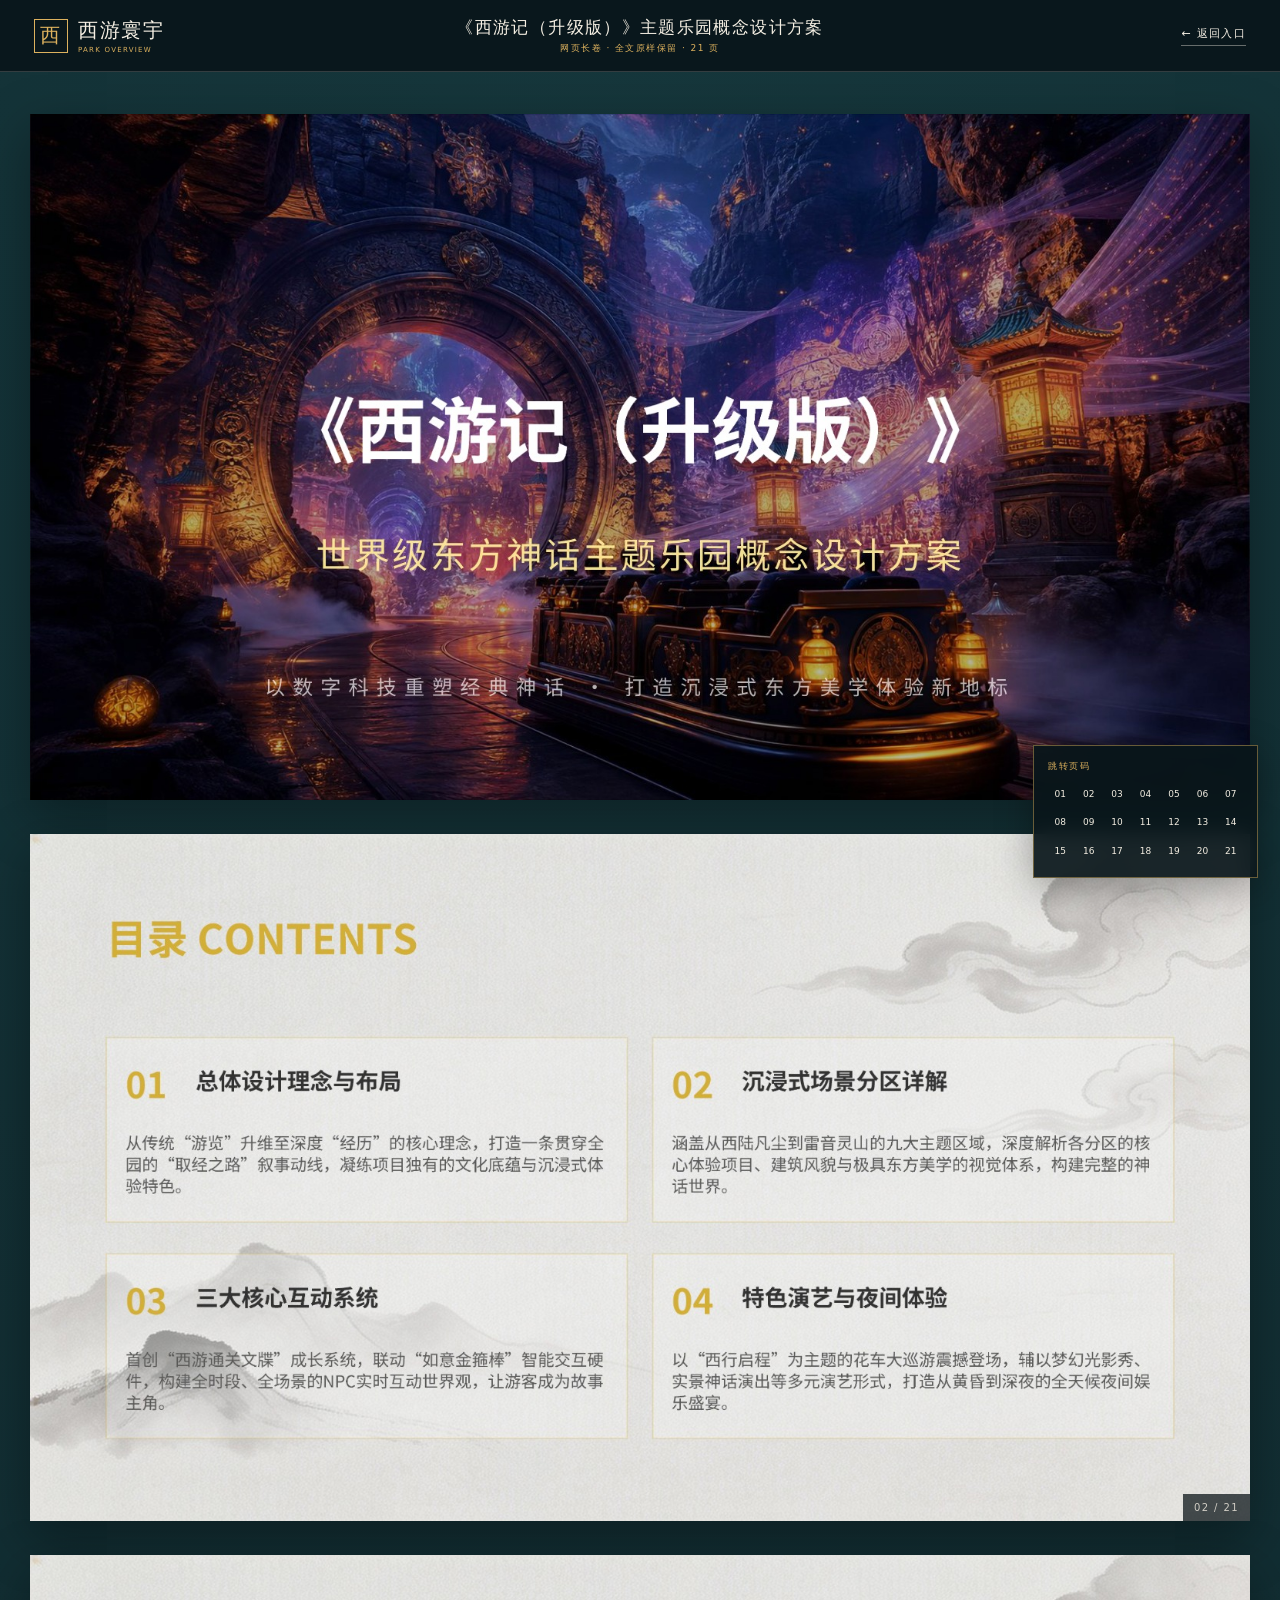
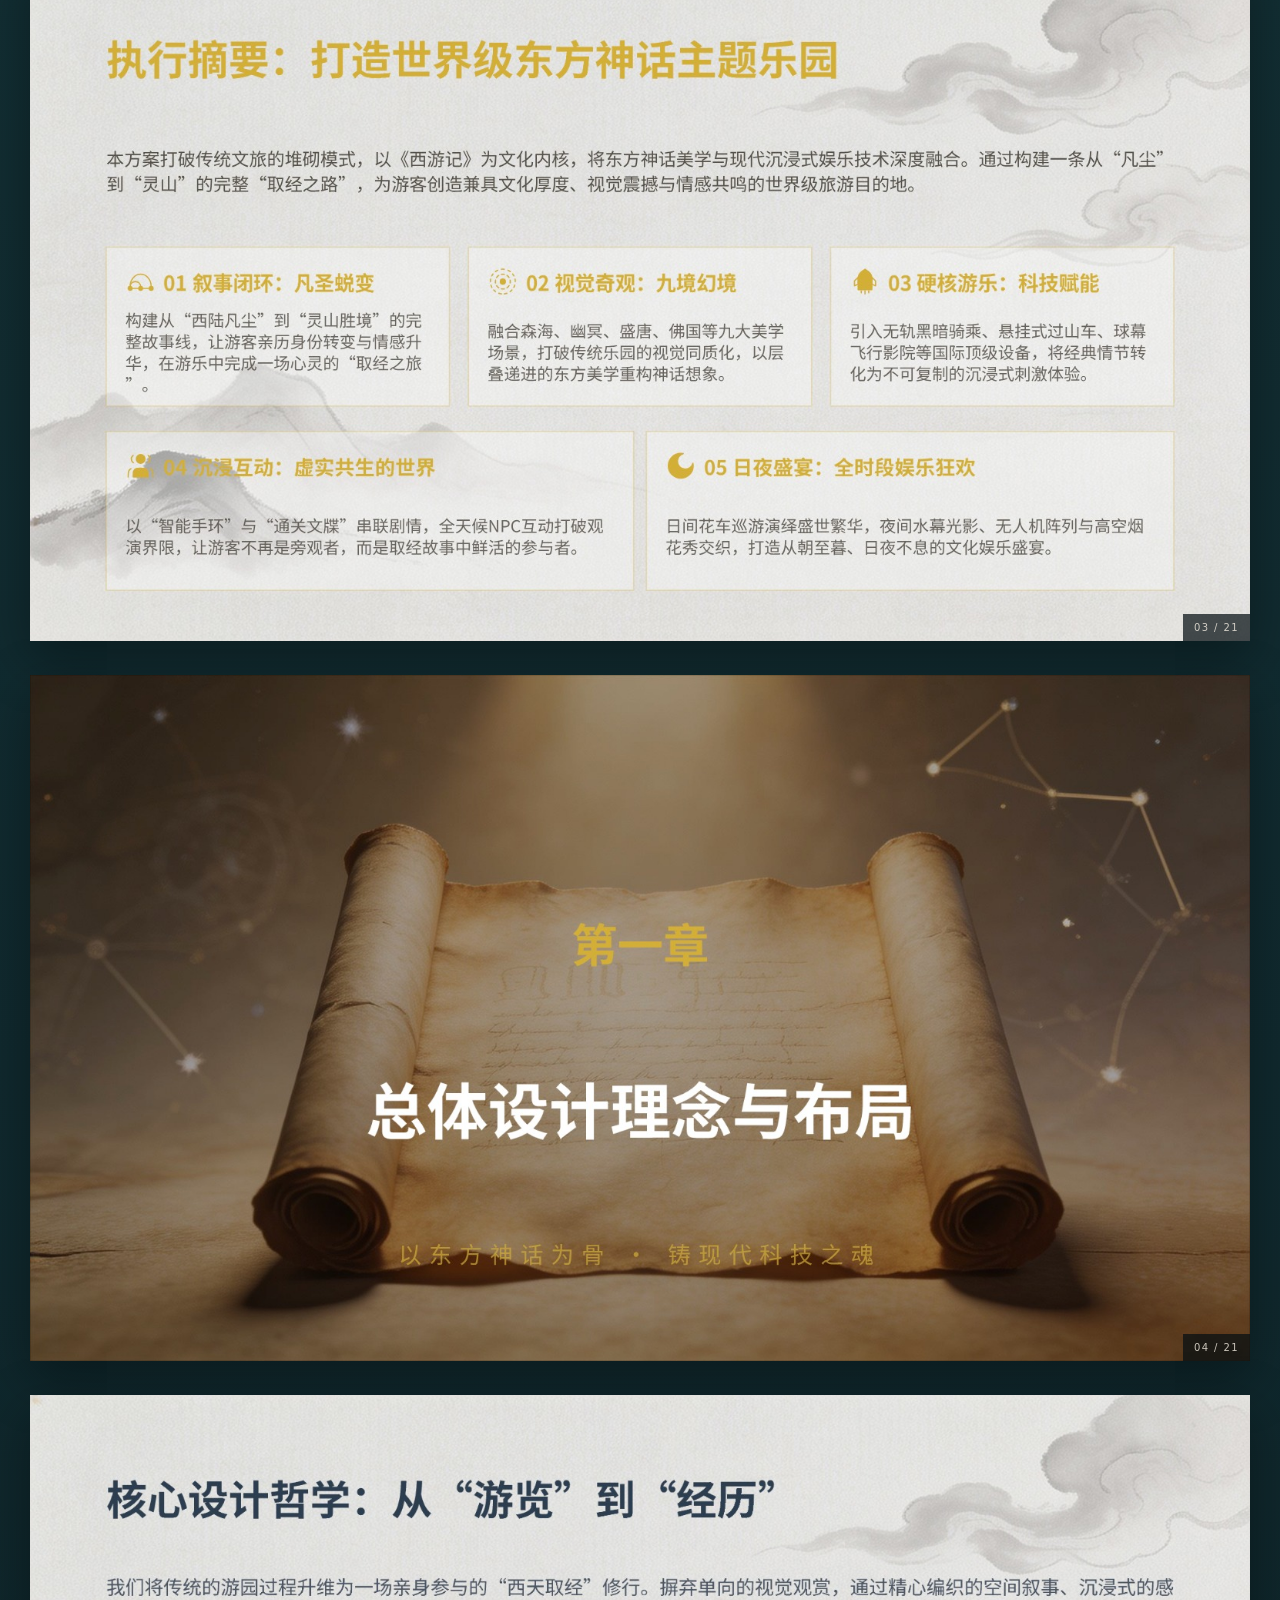
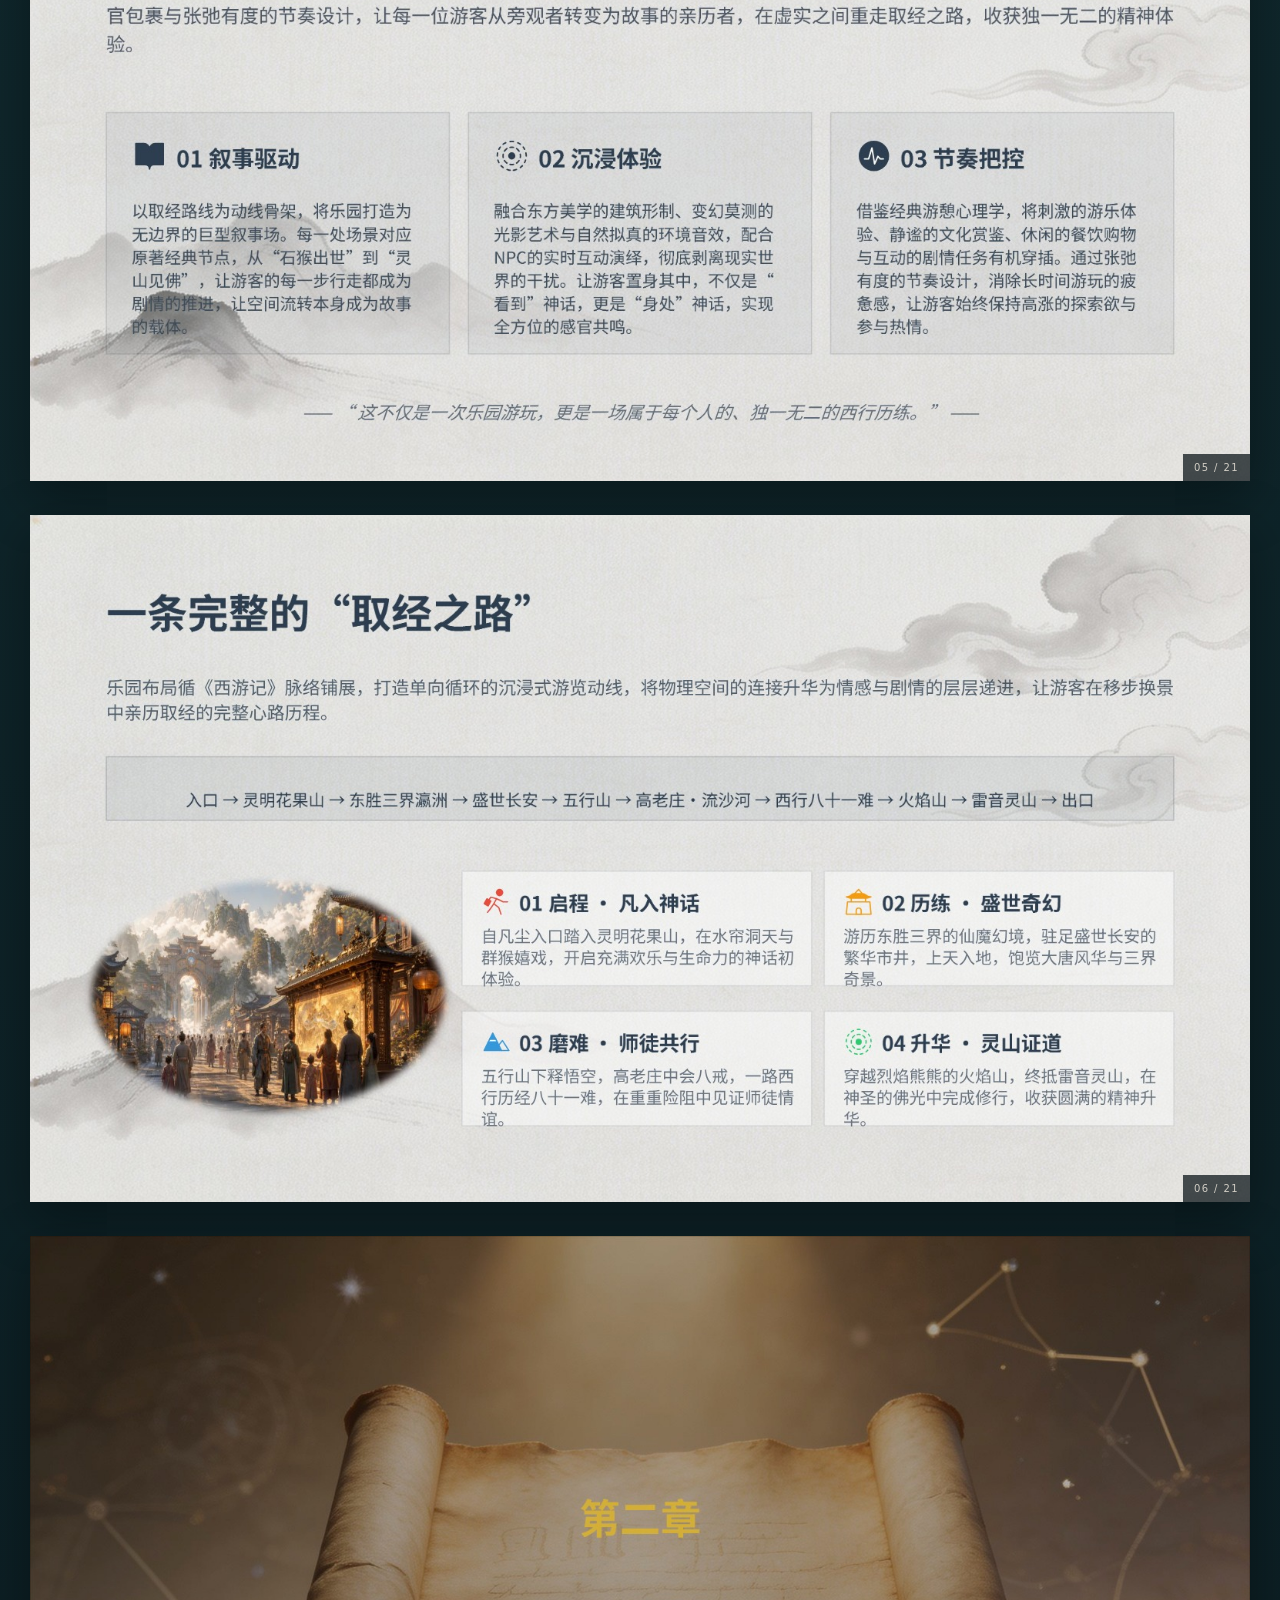
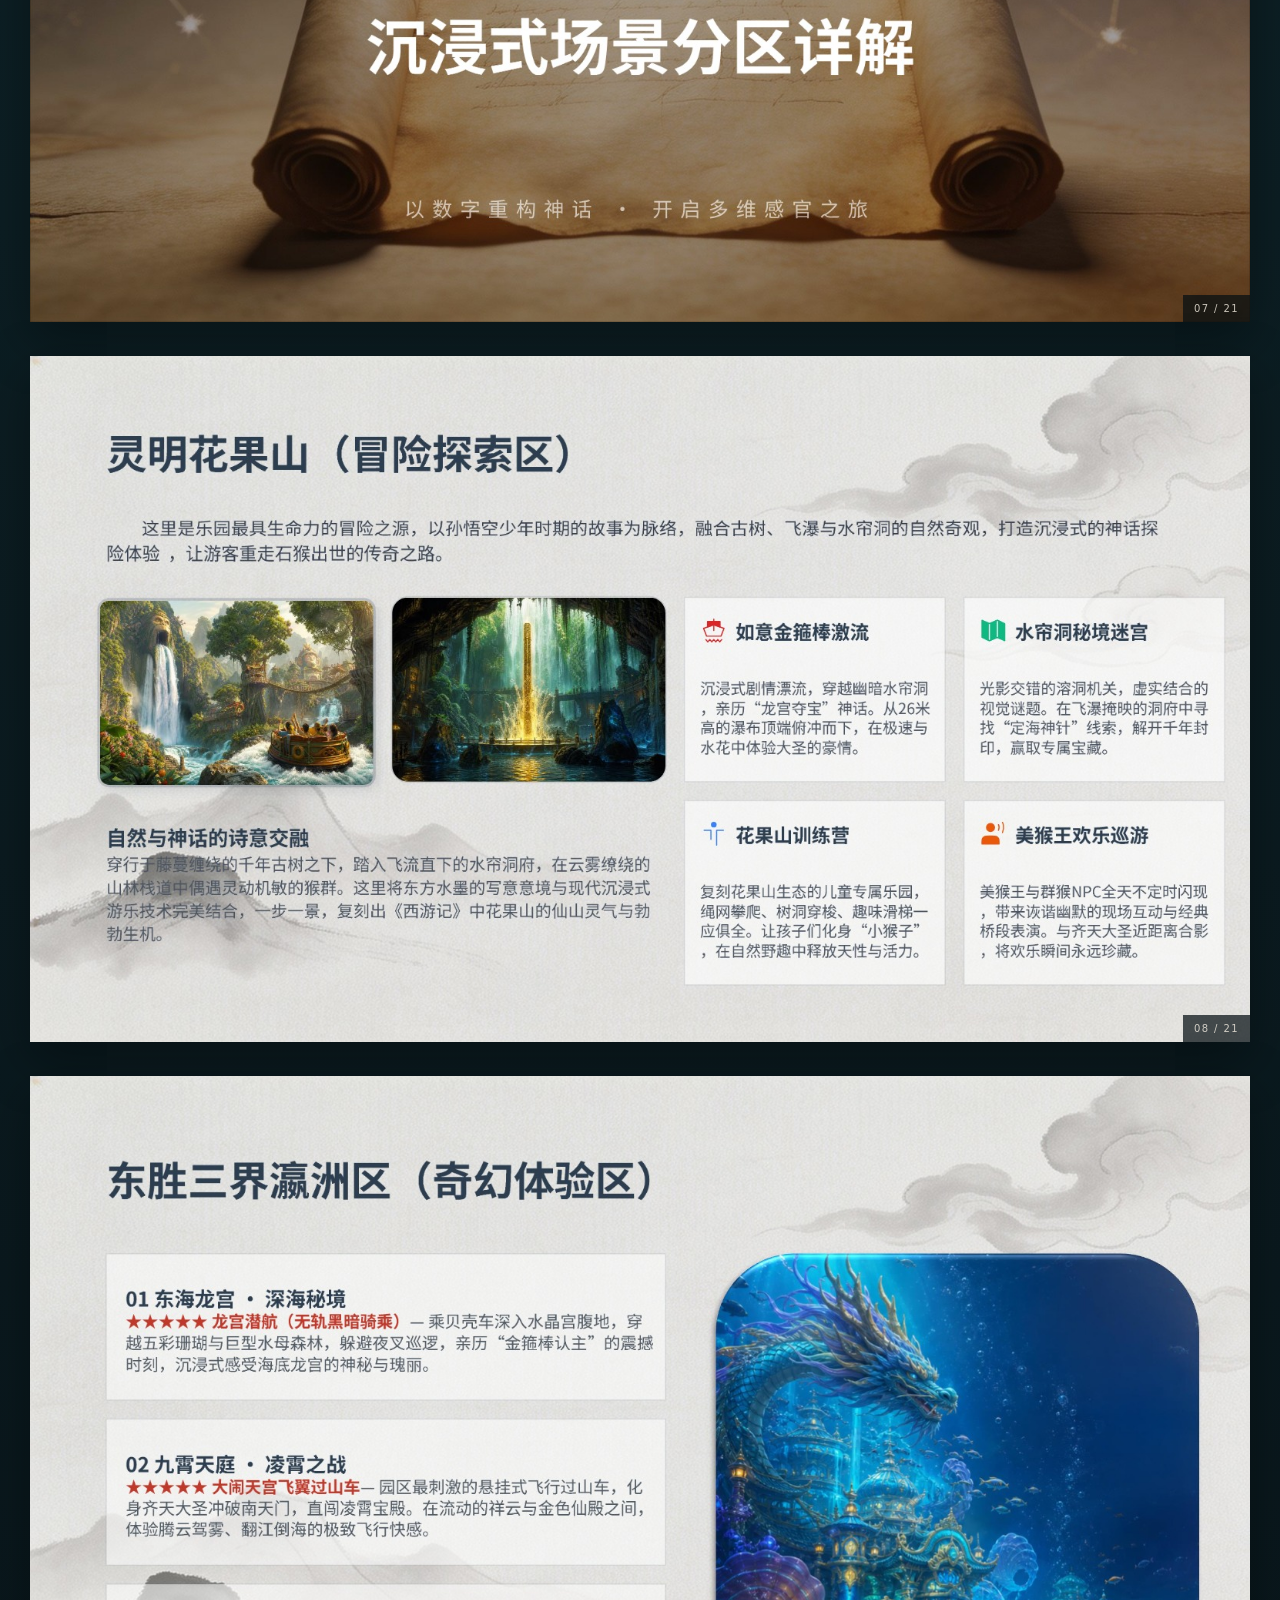
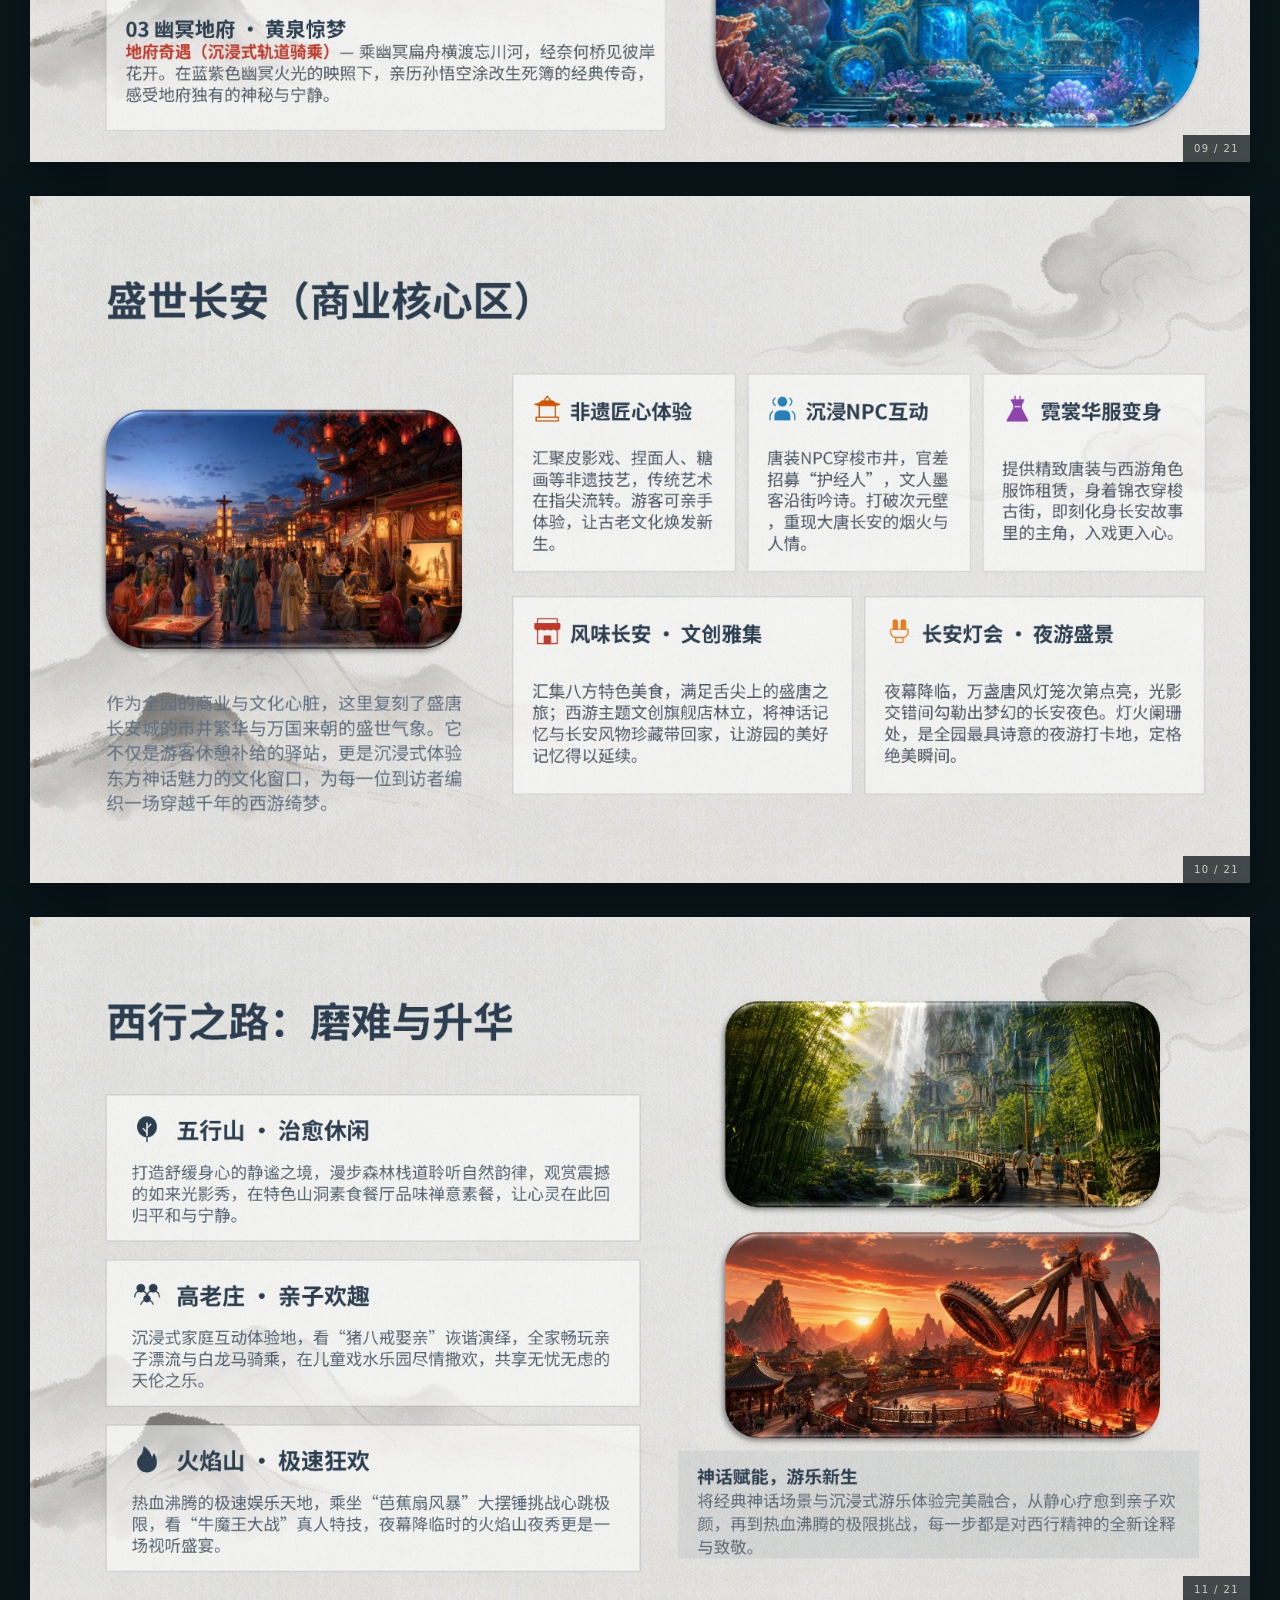
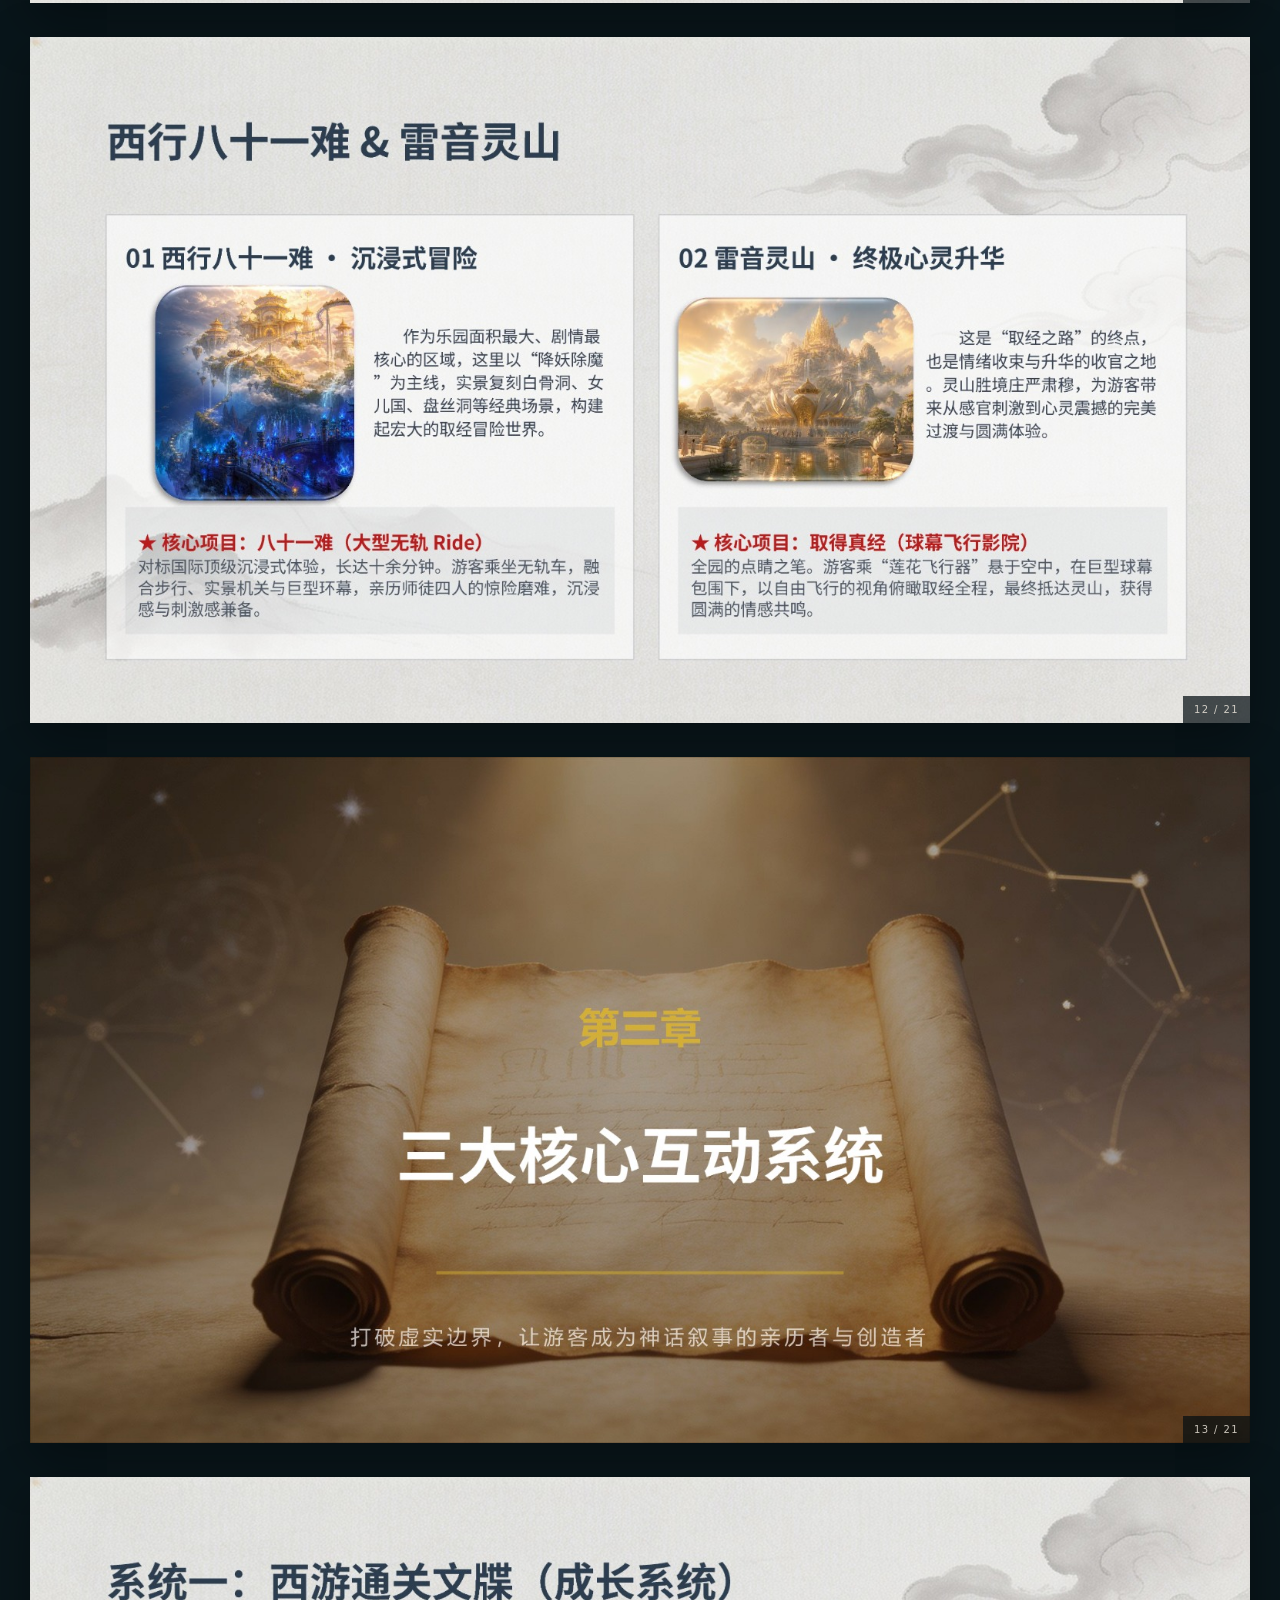
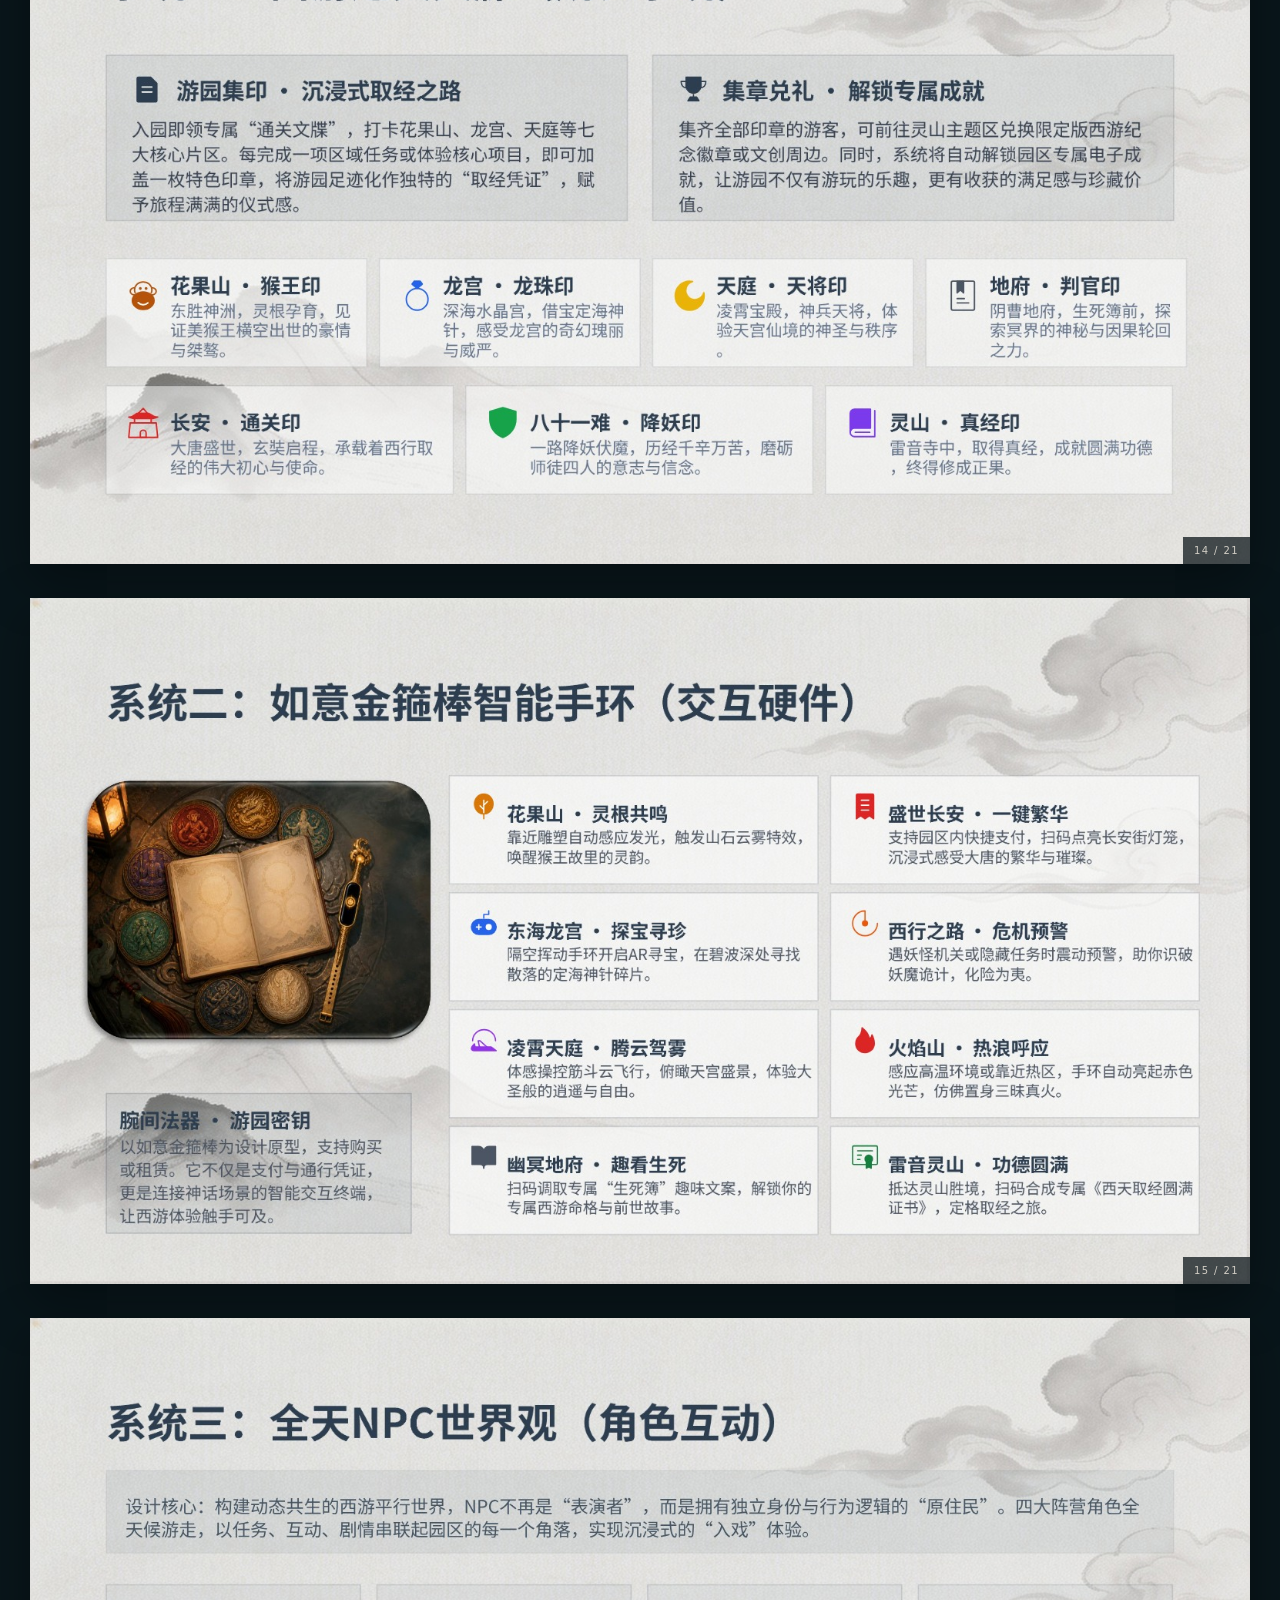
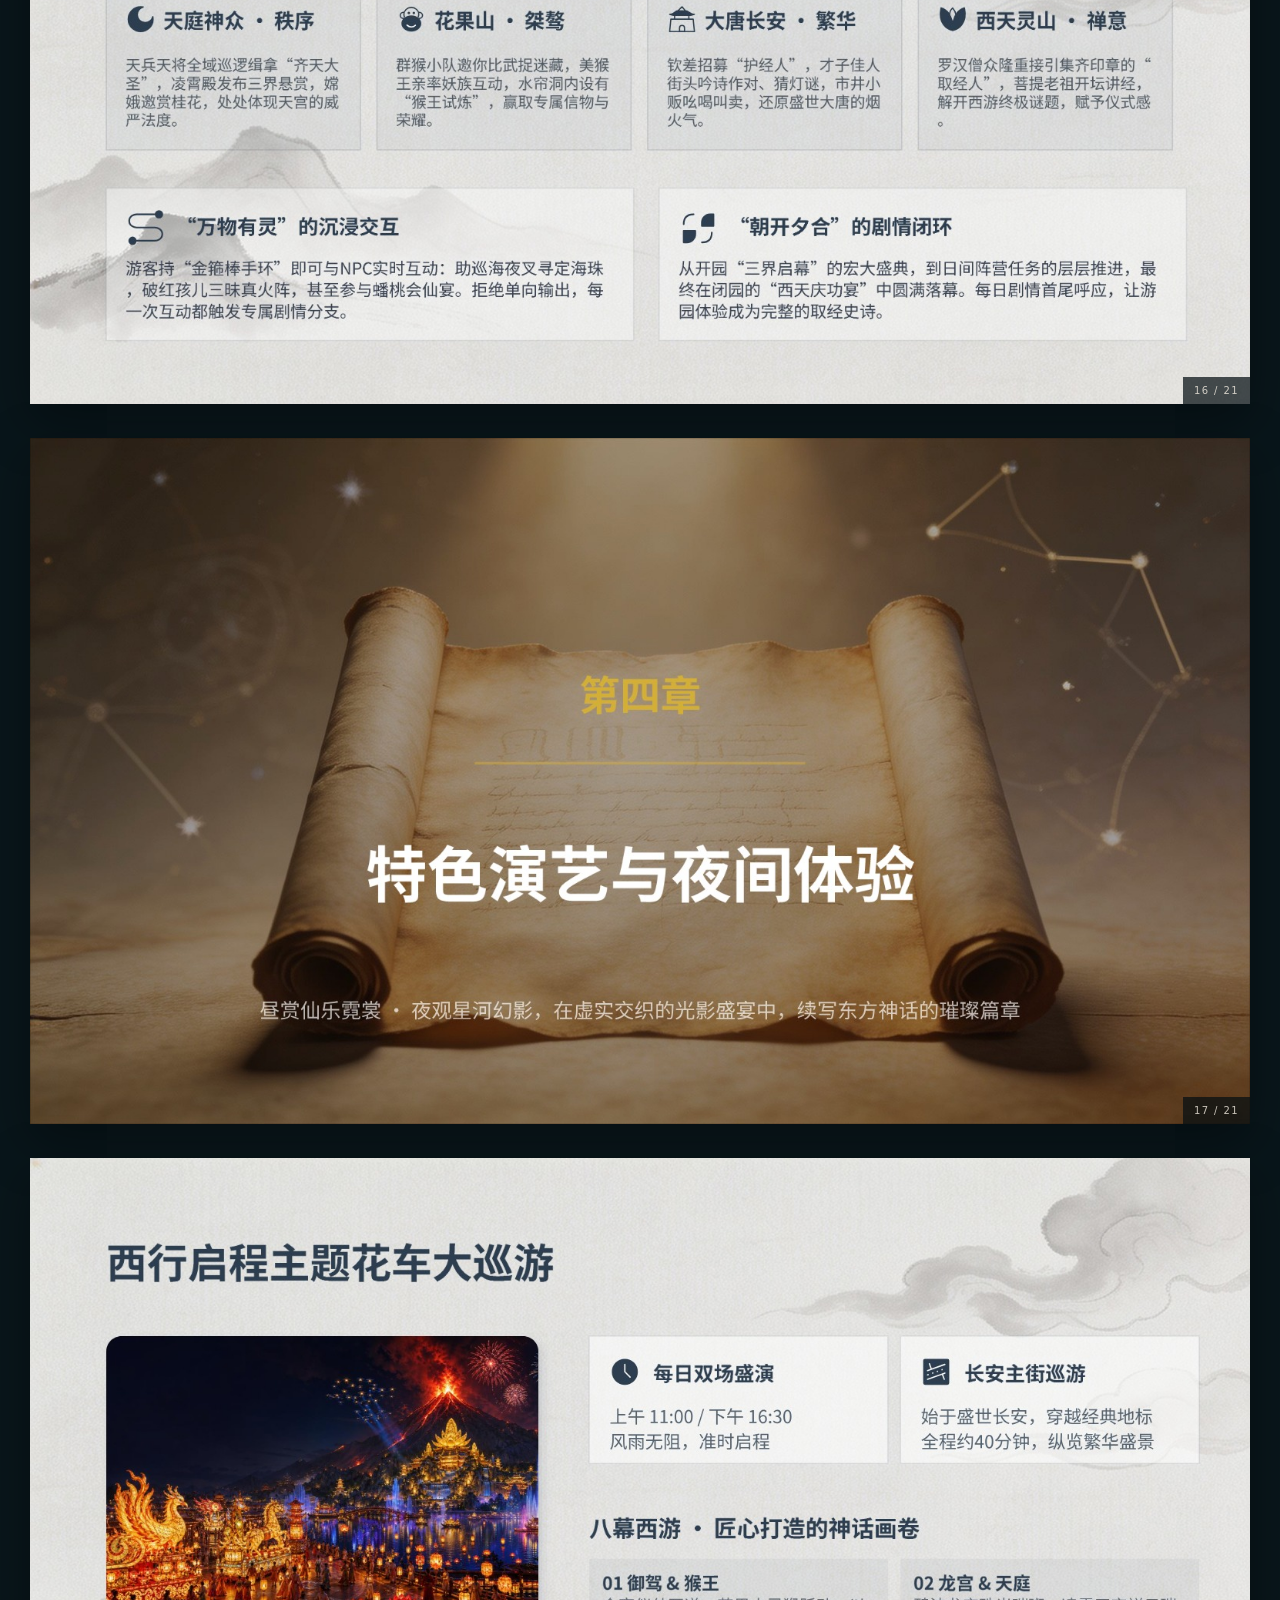
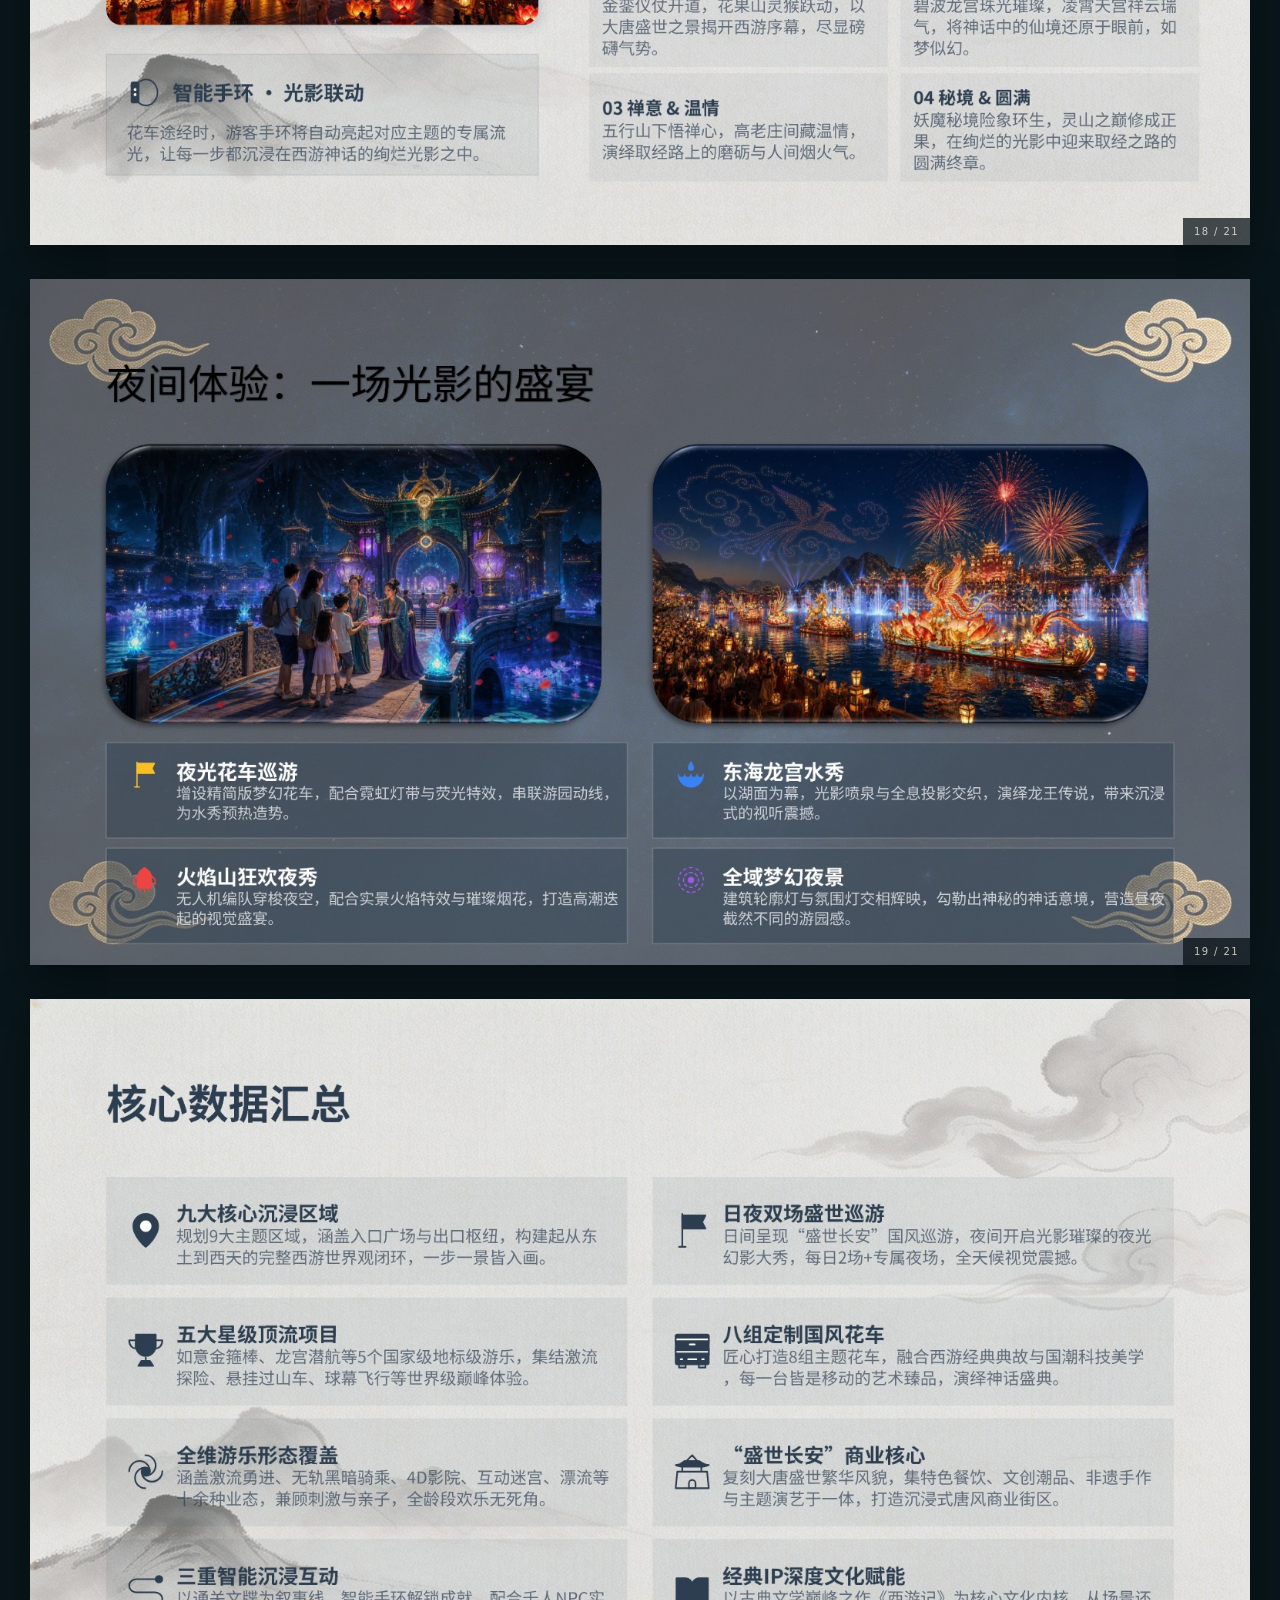
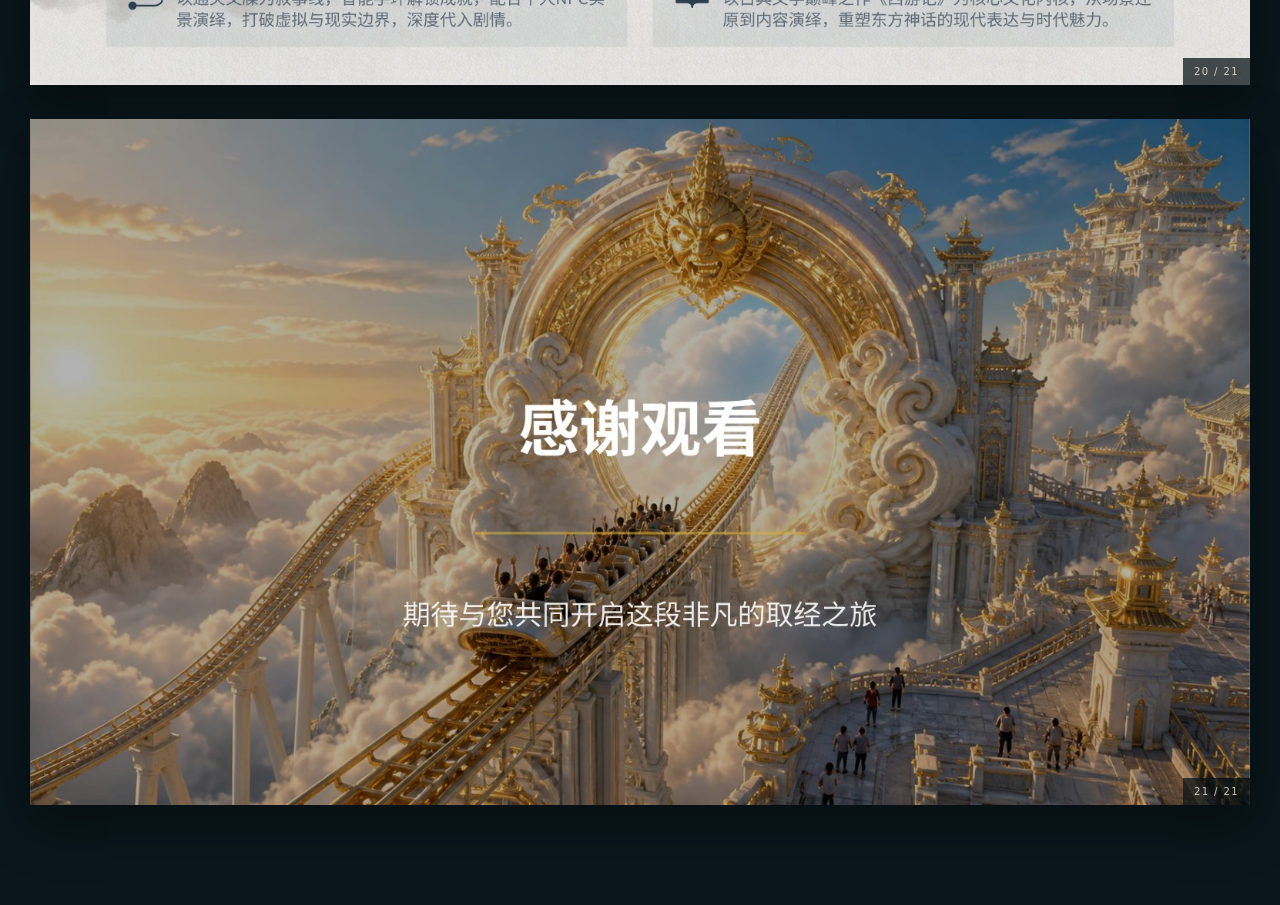
<file: 西游寰宇乐园入口/overview.html>
<!doctype html>
<html lang="zh-CN">
  <head>
    <meta charset="UTF-8" />
    <meta name="viewport" content="width=device-width, initial-scale=1.0" />
    <meta name="description" content="《西游记（升级版）》主题乐园概念设计方案高清网页版，全 21 页内容保留。" />
    <title>乐园总览 · 西游寰宇</title>
    <link rel="stylesheet" href="overview.css" />
  </head>
  <body>
    <header class="reader-header">
      <a class="reader-brand" href="index.html" aria-label="返回西游寰宇入口"><span>西</span><b>西游寰宇<small>PARK OVERVIEW</small></b></a>
      <div class="reader-title"><strong>《西游记（升级版）》主题乐园概念设计方案</strong><small>网页长卷 · 全文原样保留 · 21 页</small></div>
      <a class="reader-back" href="index.html">← 返回入口</a>
    </header>

    <main class="document" aria-label="《西游记（升级版）》主题乐园概念设计方案网页版">
      <div class="page-list">
        <figure id="page-01"><img src="assets/pdf-pages/page-01.jpg" alt="《西游记（升级版）》主题乐园概念设计方案，第 1 页" /><figcaption>01 / 21</figcaption></figure>
        <figure id="page-02"><img src="assets/pdf-pages/page-02.jpg" alt="《西游记（升级版）》主题乐园概念设计方案，第 2 页" loading="lazy" /><figcaption>02 / 21</figcaption></figure>
        <figure id="page-03"><img src="assets/pdf-pages/page-03.jpg" alt="《西游记（升级版）》主题乐园概念设计方案，第 3 页" loading="lazy" /><figcaption>03 / 21</figcaption></figure>
        <figure id="page-04"><img src="assets/pdf-pages/page-04.jpg" alt="《西游记（升级版）》主题乐园概念设计方案，第 4 页" loading="lazy" /><figcaption>04 / 21</figcaption></figure>
        <figure id="page-05"><img src="assets/pdf-pages/page-05.jpg" alt="《西游记（升级版）》主题乐园概念设计方案，第 5 页" loading="lazy" /><figcaption>05 / 21</figcaption></figure>
        <figure id="page-06"><img src="assets/pdf-pages/page-06.jpg" alt="《西游记（升级版）》主题乐园概念设计方案，第 6 页" loading="lazy" /><figcaption>06 / 21</figcaption></figure>
        <figure id="page-07"><img src="assets/pdf-pages/page-07.jpg" alt="《西游记（升级版）》主题乐园概念设计方案，第 7 页" loading="lazy" /><figcaption>07 / 21</figcaption></figure>
        <figure id="page-08"><img src="assets/pdf-pages/page-08.jpg" alt="《西游记（升级版）》主题乐园概念设计方案，第 8 页" loading="lazy" /><figcaption>08 / 21</figcaption></figure>
        <figure id="page-09"><img src="assets/pdf-pages/page-09.jpg" alt="《西游记（升级版）》主题乐园概念设计方案，第 9 页" loading="lazy" /><figcaption>09 / 21</figcaption></figure>
        <figure id="page-10"><img src="assets/pdf-pages/page-10.jpg" alt="《西游记（升级版）》主题乐园概念设计方案，第 10 页" loading="lazy" /><figcaption>10 / 21</figcaption></figure>
        <figure id="page-11"><img src="assets/pdf-pages/page-11.jpg" alt="《西游记（升级版）》主题乐园概念设计方案，第 11 页" loading="lazy" /><figcaption>11 / 21</figcaption></figure>
        <figure id="page-12"><img src="assets/pdf-pages/page-12.jpg" alt="《西游记（升级版）》主题乐园概念设计方案，第 12 页" loading="lazy" /><figcaption>12 / 21</figcaption></figure>
        <figure id="page-13"><img src="assets/pdf-pages/page-13.jpg" alt="《西游记（升级版）》主题乐园概念设计方案，第 13 页" loading="lazy" /><figcaption>13 / 21</figcaption></figure>
        <figure id="page-14"><img src="assets/pdf-pages/page-14.jpg" alt="《西游记（升级版）》主题乐园概念设计方案，第 14 页" loading="lazy" /><figcaption>14 / 21</figcaption></figure>
        <figure id="page-15"><img src="assets/pdf-pages/page-15.jpg" alt="《西游记（升级版）》主题乐园概念设计方案，第 15 页" loading="lazy" /><figcaption>15 / 21</figcaption></figure>
        <figure id="page-16"><img src="assets/pdf-pages/page-16.jpg" alt="《西游记（升级版）》主题乐园概念设计方案，第 16 页" loading="lazy" /><figcaption>16 / 21</figcaption></figure>
        <figure id="page-17"><img src="assets/pdf-pages/page-17.jpg" alt="《西游记（升级版）》主题乐园概念设计方案，第 17 页" loading="lazy" /><figcaption>17 / 21</figcaption></figure>
        <figure id="page-18"><img src="assets/pdf-pages/page-18.jpg" alt="《西游记（升级版）》主题乐园概念设计方案，第 18 页" loading="lazy" /><figcaption>18 / 21</figcaption></figure>
        <figure id="page-19"><img src="assets/pdf-pages/page-19.jpg" alt="《西游记（升级版）》主题乐园概念设计方案，第 19 页" loading="lazy" /><figcaption>19 / 21</figcaption></figure>
        <figure id="page-20"><img src="assets/pdf-pages/page-20.jpg" alt="《西游记（升级版）》主题乐园概念设计方案，第 20 页" loading="lazy" /><figcaption>20 / 21</figcaption></figure>
        <figure id="page-21"><img src="assets/pdf-pages/page-21.jpg" alt="《西游记（升级版）》主题乐园概念设计方案，第 21 页" loading="lazy" /><figcaption>21 / 21</figcaption></figure>
      </div>
    </main>

    <nav class="page-nav" aria-label="页面导航">
      <span>跳转页码</span>
      <div>
        <a href="#page-01">01</a><a href="#page-02">02</a><a href="#page-03">03</a><a href="#page-04">04</a><a href="#page-05">05</a><a href="#page-06">06</a><a href="#page-07">07</a><a href="#page-08">08</a><a href="#page-09">09</a><a href="#page-10">10</a><a href="#page-11">11</a><a href="#page-12">12</a><a href="#page-13">13</a><a href="#page-14">14</a><a href="#page-15">15</a><a href="#page-16">16</a><a href="#page-17">17</a><a href="#page-18">18</a><a href="#page-19">19</a><a href="#page-20">20</a><a href="#page-21">21</a>
      </div>
    </nav>
  </body>
</html>
</file>
<file: 西游寰宇乐园入口/overview.css>
:root { --ink:#09161b; --teal:#132e35; --paper:#f5efe3; --gold:#dcb15e; --line:rgba(245,239,227,.18); --serif:"STKaiti","KaiTi","Songti SC",Georgia,serif; --sans:"Microsoft YaHei","PingFang SC",system-ui,sans-serif; }
* { box-sizing:border-box; } html { scroll-behavior:smooth; scroll-padding-top:92px; } body { margin:0; color:var(--paper); background:radial-gradient(circle at top,#15363b 0,#09161b 44%); font-family:var(--sans); }
.reader-header { position:sticky; z-index:5; top:0; height:72px; padding:0 34px; display:grid; grid-template-columns:1fr auto 1fr; gap:20px; align-items:center; border-bottom:1px solid var(--line); background:rgba(9,22,27,.94); backdrop-filter:blur(10px); }.reader-brand { display:flex; gap:10px; align-items:center; color:var(--paper); text-decoration:none; font-family:var(--serif); font-size:20px; letter-spacing:.08em; }.reader-brand>span { display:grid; place-items:center; width:34px; height:34px; border:1px solid var(--gold); color:var(--gold); font-size:20px; }.reader-brand b { font-weight:500; }.reader-brand small { display:block; margin-top:2px; color:var(--gold); font-family:var(--sans); font-size:7px; letter-spacing:.18em; }.reader-title { display:grid; gap:3px; text-align:center; }.reader-title strong { font-family:var(--serif); font-size:17px; font-weight:500; letter-spacing:.08em; }.reader-title small { color:var(--gold); font-size:9px; letter-spacing:.16em; }.reader-back { justify-self:end; color:var(--paper); font-size:11px; letter-spacing:.12em; text-decoration:none; border-bottom:1px solid rgba(245,239,227,.4); padding-bottom:4px; }.reader-back:hover { color:var(--gold); }
.document { padding:42px 30px 100px; }.page-list { width:min(1420px,100%); margin:0 auto; display:grid; gap:34px; }.page-list figure { position:relative; margin:0; background:#fff; box-shadow:0 18px 50px rgba(0,0,0,.35); scroll-margin-top:92px; }.page-list img { display:block; width:100%; height:auto; }.page-list figcaption { position:absolute; right:0; bottom:0; padding:8px 11px; color:rgba(245,239,227,.8); background:rgba(5,15,18,.72); font-size:10px; letter-spacing:.14em; }
.page-nav { position:fixed; z-index:4; right:22px; bottom:22px; width:225px; padding:14px; border:1px solid rgba(220,177,94,.45); background:rgba(9,22,27,.92); box-shadow:0 10px 35px rgba(0,0,0,.32); backdrop-filter:blur(10px); }.page-nav>span { display:block; margin-bottom:9px; color:var(--gold); font-size:9px; letter-spacing:.18em; }.page-nav div { display:grid; grid-template-columns:repeat(7,1fr); gap:4px; }.page-nav a { display:grid; place-items:center; aspect-ratio:1; color:var(--paper); font-size:9px; text-decoration:none; border:1px solid transparent; }.page-nav a:hover,.page-nav a:focus-visible { color:var(--gold); border-color:var(--gold); outline:none; }
@media(max-width:700px) { html { scroll-padding-top:64px; }.reader-header { height:64px; padding:0 17px; grid-template-columns:auto 1fr auto; gap:12px; }.reader-brand b,.reader-title small { display:none; }.reader-title { justify-self:center; min-width:0; }.reader-title strong { max-width:175px; overflow:hidden; text-overflow:ellipsis; white-space:nowrap; font-size:14px; }.reader-back { font-size:10px; }.document { padding:16px 0 80px; }.page-list { gap:14px; }.page-list figure { scroll-margin-top:78px; }.page-nav { right:12px; bottom:12px; width:161px; padding:9px; }.page-nav>span { margin-bottom:4px; font-size:8px; }.page-nav div { grid-template-columns:repeat(7,1fr); gap:2px; }.page-nav a { font-size:8px; } }
@media(prefers-reduced-motion:reduce) { * { scroll-behavior:auto!important; } }
</file>
